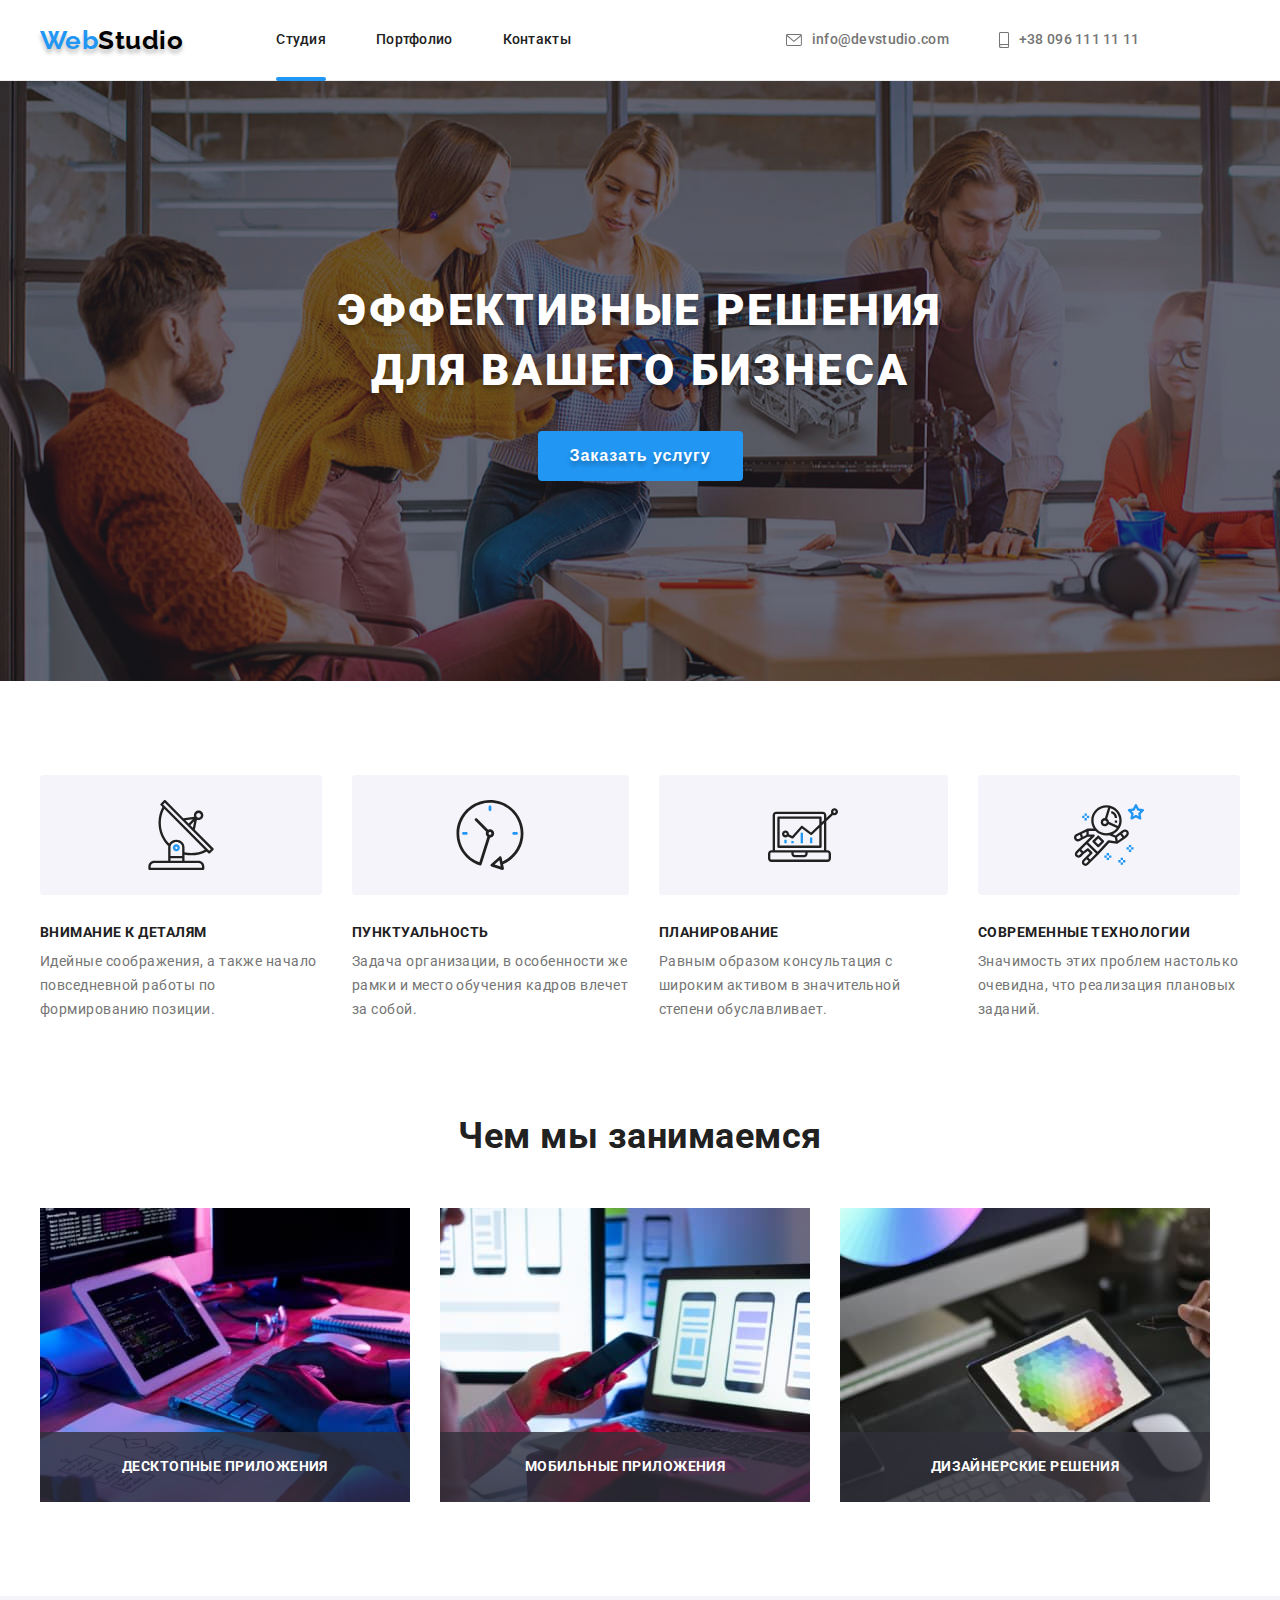
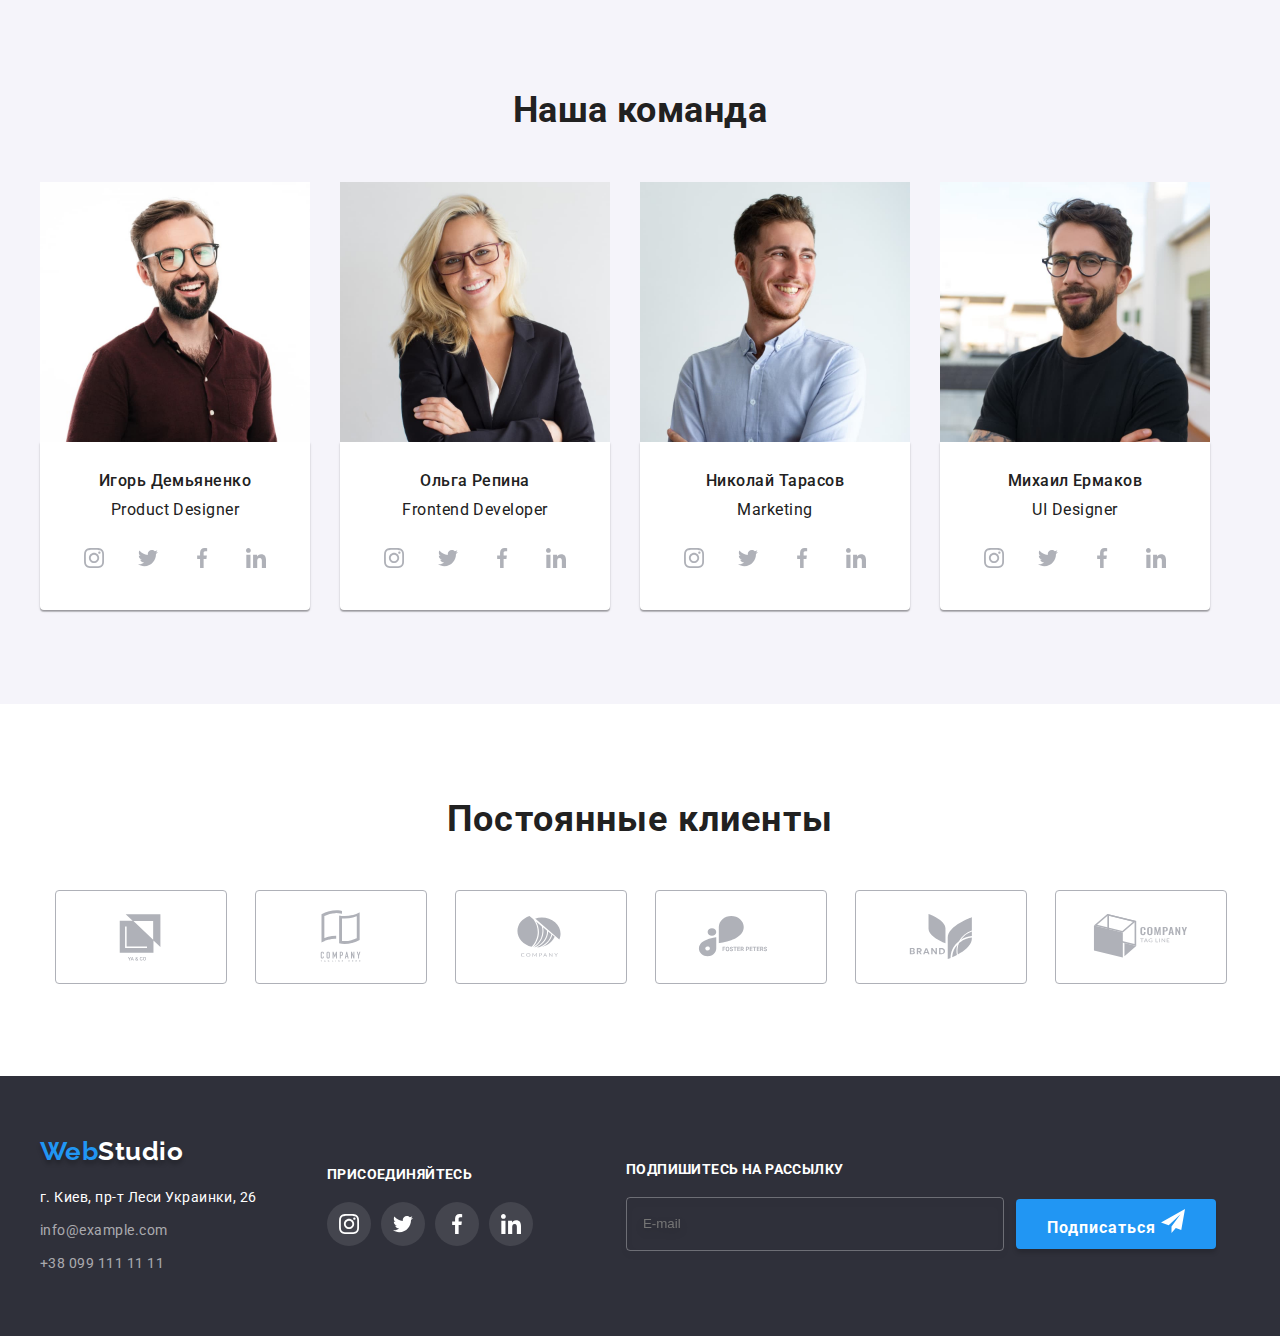
<file: index.html>
<!DOCTYPE html>
<html lang="ru">
<head>
    <meta charset="UTF-8">
    <meta http-equiv="X-UA-Compatible" content="IE=edge">
    <meta name="viewport" content="width=device-width, initial-scale=1.0">
    <title>Webstudio</title>
    <link rel="preconnect" href="https://fonts.googleapis.com">
    <link rel="preconnect" href="https://fonts.gstatic.com" crossorigin>
    <link href="https://fonts.googleapis.com/css2?family=Raleway:wght@700&family=Roboto:wght@400;500;700;900&display=swap" rel="stylesheet">
   
    <link rel="stylesheet" href="https://cdnjs.cloudflare.com/ajax/libs/modern-normalize/1.1.0/modern-normalize.min.css" integrity="sha512-wpPYUAdjBVSE4KJnH1VR1HeZfpl1ub8YT/NKx4PuQ5NmX2tKuGu6U/JRp5y+Y8XG2tV+wKQpNHVUX03MfMFn9Q==" crossorigin="anonymous" referrerpolicy="no-referrer" />
    <link rel="stylesheet" href="./css/styles.css" />
    <link rel="stylesheet" href="./css/main.min.css" />


</head>

<body>
    <!-- HEADER-->
<header class="header">
    <div class="container main"> 
    <nav class="header__nav"> 
        <a class="header__link link" lang="en" href=""><span class="logo-web">Web</span>Studio</a>
          <ul class="header__nav-list list"> 
                <li class="header__item"><a class="header__item-link current link" href="">Студия</a></li>
                <li  class="header__item"><a class="header__item-link link" href="./portfolio.html" >Портфолио</a></li> 
                <li  class="header__item"><a class="header__item-link link" href="" >Контакты</a></li>
            </ul>
     </nav>    
          <ul class="contacts__auto-nav list"> 
            <li class="contacts__item">
                <a class="contacts__auto-nav-item link" href="mailto:info@devstudio.com">
                  <svg class="contacts__contacts-icon" width="16" height="12"> 
                    <use href="./images/symbol-defs.svg#icon-envelope"></use>
                </svg> 
                info@devstudio.com</a>
            </li>

            <li class="contacts__item">
                <a class="contacts__auto-nav-item link" href="tel:+380961111111">
                 <svg class="contacts__contacts-icon" width="10" height="16"> 
                    <use href="./images/symbol-defs.svg#icon-smartphone"> </use>
                </svg> 
                +38 096 111 11 11</a>
            </li>
          </ul>
        </div>
</header>
   
 <main>
    <!-- HERO-->
        <section class="hero"> 
            <h1 class="hero__title">Эффективные решения <br>для вашего бизнеса</h1>
            <button  class="hero__button link" type="button" data-modal-open>Заказать услугу</button>
        </section>

           <!-- modal window -->
        <div class="backdrop is-hidden" data-modal> 
            <div class="modal">
            <button type="button" class="close" data-modal-close> 
                <svg class="icon-close" width="18" height="18"> 
                    <use href="./images/symbol-defs.svg#icon-close"></use>
                </svg>
            </button>  

            <form  class="form">
               <p class="form__title"> Оставьте свои данные, мы вам перезвоним</p>
                <label class="form__name"> Имя
                    <span class="form__area">  
                        <input type="text" name="username" class="form__input" required>              
                           <svg class="form__icon" width="18" height="18">
                          <use href="./images/symbol-defs.svg#icon-person"></use>
                        </svg>
                    </span>
            </label>

                <label class="form__name"> Телефон
                    <span class="form__area"> 
                     <input type="tel" name="tel" class="form__input" required>
                       <svg class="form__icon" width="18" height="18">
                    <use href="./images/symbol-defs.svg#icon-phone"></use>
                </svg>
            </span>
             </label>

                <label class="form__name"> Почта
                    <span class="form__area"> 
                      <input type="email" name="email" class="form__input" required> 
                       <svg class="form__icon" width="18" height="18">
                      <use href="./images/symbol-defs.svg#icon-email"></use>
                </svg>
            </span>
            </label>

                <label class="form__name"> Комментарий
                    <span class="form__area"> 
                <textarea name="comment" rows="10" class="form__text" placeholder="Введите текст"></textarea>
            </span>
        </label>

        <input  class="form__checkbox" id="check" type="checkbox"  name="policy" > 
        <label for="check" class="form__check-label"> 
              <span class="form__check-icon"> 
                <svg class="" width="16" height="15"> 
                   <use href="./images/symbol-defs.svg#icon-tick"></use>
              </svg>
        </span>
            <span class="form__check-text">Соглашаюсь с рассылкой и принимаю <a class="form__conditions" href="">Условия договора</a> </span>
        </label>

                <button class="form__button" type="submit">Отправить</button>
            </form>
            </div> 
        </div>
  

        <!--Features-->
    <section class="features">
        <div class="container details"> 
        <h2 hidden> Детали работ</h2>
    <ul class="features__list list"> 
        <li class="features__icon-animations"> 
            <div class="features__icon-class"> 
            <svg class="features__icon" width="70" height="70"> 
                <use href="./images/symbol-defs.svg#icon-antenna"> </use>
            </svg>
        </div>
            <h3 class="features__title">ВНИМАНИЕ К ДЕТАЛЯМ</h3>
            <p class="features__text">Идейные соображения, а также начало повседневной работы по формированию позиции.</p>
        </li>
        <li class="features__icon-animations"> 
            <div class="features__icon-class"> 
            <svg class="features__icon" width="70" height="70"> 
                <use href="./images/symbol-defs.svg#icon-clock"> </use>
            </svg>
        </div>
        
            <h3 class="features__title">ПУНКТУАЛЬНОСТЬ</h3>
            <p class="features__text">Задача организации, в особенности же рамки и место обучения кадров влечет за собой.</p>
        </li>
        <li class="features__icon-animations"> 
            <div class="features__icon-class"> 
            <svg class="features__icon" width="70" height="70"> 
                <use href="./images/symbol-defs.svg#icon-diagram"> </use>
            </svg>
        </div>
  
            <h3 class="features__title">ПЛАНИРОВАНИЕ</h3>
            <p class="features__text">Равным образом консультация с широким активом в значительной степени обуславливает. </p>
        </li>
        <li class="features__icon-animations">
            <div class="features__icon-class"> 
            <svg class="features__icon" width="70" height="70"> 
                <use href="./images/symbol-defs.svg#icon-astronaut"> </use>
            </svg>
        </div>
            <h3 class="features__title">СОВРЕМЕННЫЕ ТЕХНОЛОГИИ</h3>
            <p class="features__text">Значимость этих проблем настолько очевидна, что реализация плановых заданий.</p>
         </li>
    </ul>
        </div>
    </section>

    <section class="work"> 
        <div class="container"> 
        <h2 class="work__title">Чем мы занимаемся</h2>
        <ul class="work__list list"> 
            <li class="work__picture"> <img src="./img/1.jpg" alt="box1" width="370" height="294">
            <h3 class="work__text"> Десктопные приложения</h3>
        </li>
            <li class="work__picture"> <img src="./img/2.jpg" alt="box2" width="370" height="294">
            <h3 class="work__text"> Мобильные приложения</h3>
        </li>
            <li class="work__picture"> <img src="./img/3.jpg" alt="box3" width="370" height="294">
              <h3 class="work__text">Дизайнерские решения</h3>
         </li>
        </ul>
         </div>
     </section>

     <section class="team">
        <div class="container "> 
         <h2 class="team__title">Наша команда</h2>
        <ul class="team__list list">
            <li class="team__content"> 
                <img class="team__pic" src="./img/m1.jpg" alt="img1" width="270" height="260"> 
                <div class="team__inf"> 
                <h3 class="team__item">Игорь Демьяненко</h3>
                <p class="team__text" lang="en">Product Designer</p>

                <ul class="social list"> 
                    <li class="social__item">
                        <a href="" class="social__link link">
                        <svg class="social__icon" width="20" height="20"> 
                            <use href="./images/symbol-defs.svg#icon-instagram"> </use>
                        </svg>
                     </a>
                    </li>
                    <li class="social__item">
                        <a href="" class="social__link link">
                        <svg class="social__icon" width="20" height="20"> 
                            <use href="./images/symbol-defs.svg#icon-twitter"> </use>
                        </svg>
                     </a>
                    </li>
                    <li class="social__item">
                        <a href="" class="social__link link">
                        <svg class="social__icon" width="20" height="20"> 
                            <use href="./images/symbol-defs.svg#icon-facebook"> </use>
                        </svg>
                     </a>
                    </li>
                    <li class="social__item">
                        <a href="" class="social__link link">
                        <svg class="social__icon" width="20" height="20"> 
                            <use href="./images/symbol-defs.svg#icon-linkedin"> </use>
                        </svg>
                     </a>
                    </li>
                </ul>
                </div>
            </li>
            <li class="team__content">  
                <img class="team__pic" src="./img/m2.jpg" alt="img2" width="270" height="260"> 
                <div class="team__inf"> 
                <h3 class="team__item">Ольга Репина</h3>
                <p class="team__text" lang="en">Frontend Developer</p>

                <ul class="social list"> 
                    <li class="social__item">
                        <a href="" class="social__link link">
                        <svg class="social__icon" width="20" height="20"> 
                            <use href="./images/symbol-defs.svg#icon-instagram"> </use>
                        </svg>
                     </a>
                    </li>
                    <li class="social__item">
                        <a href="" class="social__link link">
                        <svg class="social__icon" width="20" height="20"> 
                            <use href="./images/symbol-defs.svg#icon-twitter"> </use>
                        </svg>
                     </a>
                    </li>
                    <li class="social__item">
                        <a href="" class="social__link link">
                        <svg class="social__icon" width="20" height="20"> 
                            <use href="./images/symbol-defs.svg#icon-facebook"> </use>
                        </svg>
                     </a>
                    </li>
                    <li class="social__item">
                        <a href="" class="social__link link">
                        <svg class="social__icon" width="20" height="20"> 
                            <use href="./images/symbol-defs.svg#icon-linkedin"> </use>
                        </svg>
                     </a>
                    </li>
                </ul>
                </div>
            </li>
            <li class="team__content"> 
                <img class="team__pic" src="./img/m3.jpg" alt="img3" width="270" height="260"> 
                <div class="team__inf"> 
                <h3 class="team__item">Николай Тарасов</h3> 
                 <p class="team__text" lang="en">Marketing</p>

                 <ul class="social list"> 
                    <li class="social__item">
                        <a href="" class="social__link link">
                        <svg class="social__icon" width="20" height="20"> 
                            <use href="./images/symbol-defs.svg#icon-instagram"> </use>
                        </svg>
                     </a>
                    </li>
                    <li class="social__item">
                        <a href="" class="social__link link">
                        <svg class="social__icon" width="20" height="20"> 
                            <use href="./images/symbol-defs.svg#icon-twitter"> </use>
                        </svg>
                     </a>
                    </li>
                    <li class="social__item">
                        <a href="" class="social__link link">
                        <svg class="social__icon" width="20" height="20"> 
                            <use href="./images/symbol-defs.svg#icon-facebook"> </use>
                        </svg>
                     </a>
                    </li>
                    <li class="social__item">
                        <a href="" class="social__link link">
                        <svg class="social__icon" width="20" height="20"> 
                            <use href="./images/symbol-defs.svg#icon-linkedin"> </use>
                        </svg>
                     </a>
                    </li>
                </ul>
                </div>
                </li>
            <li class="team__content"> 
                <img class="team__pic" src="./img/m4.jpg" alt="img4" width="270" height="260"> 
                <div class="team__inf"> 
                <h3 class="team__item">Михаил Ермаков</h3> 
                <p class="team__text" lang="en">UI Designer</p>

                <ul class="social list"> 
                    <li class="social__item">
                        <a href="" class="social__link link">
                        <svg class="social__icon" width="20" height="20"> 
                            <use href="./images/symbol-defs.svg#icon-instagram"> </use>
                        </svg>
                     </a>
                    </li>
                    <li class="social__item">
                        <a href="" class="social__link link">
                        <svg class="social__icon" width="20" height="20"> 
                            <use href="./images/symbol-defs.svg#icon-twitter"> </use>
                        </svg>
                     </a>
                    </li>
                    <li class="social__item">
                        <a href="" class="social__link link">
                        <svg class="social__icon" width="20" height="20"> 
                            <use href="./images/symbol-defs.svg#icon-facebook"> </use>
                        </svg>
                     </a>
                    </li>
                    <li class="social__item">
                        <a href="" class="social__link link">
                        <svg class="social__icon" width="20" height="20"> 
                            <use href="./images/symbol-defs.svg#icon-linkedin"> </use>
                        </svg>
                     </a>
                    </li>
                </ul>
                </div>
            </li>
        </ul>
        </div>
     </section>

       <!-- Clients-->
     <section class="clients__list ">  
           <h2 class="clients__title"> Постоянные клиенты</h2>
           <div class="clients__section "> 
            <ul class="clients list"> 
                <li class="clients__item">
                    <a href="" class="clients__link link">
                    <svg class="clients__icon" width="106" height="60"> 
                        <use href="./images/symbol-defs.svg#icon-Logo1"> </use>
                    </svg>
                 </a>
                </li>
                <li class="clients__item">
                    <a href="" class="clients__link link">
                    <svg class="clients__icon" width="106" height="60"> 
                        <use href="./images/symbol-defs.svg#icon-Logo2"> </use>
                    </svg>
                 </a>
                </li>
                <li class="clients__item">
                    <a href="" class="clients__link link">
                    <svg class="clients__icon" width="106" height="60"> 
                        <use href="./images/symbol-defs.svg#icon-Logo3"> </use>
                    </svg>
                 </a>
                </li>
                <li class="clients__item">
                    <a href="" class="clients__link link">
                    <svg class="clients__icon" width="106" height="60"> 
                        <use href="./images/symbol-defs.svg#icon-Logo4"> </use>
                    </svg>
                 </a>
                </li>
                <li class="clients__item">
                    <a href="" class="clients__link link">
                    <svg class="clients__icon" width="106" height="60"> 
                        <use href="./images/symbol-defs.svg#icon-Logo5"> </use>
                    </svg>
                 </a>
                </li>
                <li class="clients__item">
                    <a href="" class="clients__link link">
                    <svg class="clients__icon" width="106" height="60"> 
                        <use href="./images/symbol-defs.svg#icon-Logo6"> </use>
                    </svg>
                 </a>
                </li>
            </ul>

        </div>
     </section>
</main>

    <!-- FOOTER-->
<footer class="footer__section"> 
    <div class="footer container"> 
    <div class="footer__logo "> 
    <a class="footer__link link" lang="en" href=""><span class="logo-web">Web</span>Studio</a>
    <address class="footer__address-list" > 
    <ul class="footer__list-contacts list">
        <li class="footer__address">г. Киев, пр-т Леси Украинки, 26</li>
        <li class="footer__mail"><a class="footer__contacts link" href="mailto:info@example.com">info@example.com</a></li>
        <li><a class="footer__contacts link" href="tel:+380991111111">+38 099 111 11 11</a></li>
    </ul>
</address>
    </div>
    <div class="join__socials "> 
        <h3 class="join__title">присоединяйтесь</h3>
        <ul class="join list "> 
            <li class="join__item">
                <a href="" class="join__link link">
                <svg class="join__icon" width="20" height="20"> 
                    <use href="./images/symbol-defs.svg#icon-instagram"> </use>
                </svg>
             </a>
            </li>
            <li class="join__item">
                <a href="" class="join__link link">
                <svg class="join__icon" width="20" height="20"> 
                    <use href="./images/symbol-defs.svg#icon-twitter"> </use>
                </svg>
             </a>
            </li>
            <li class="join__item">
                <a href="" class="join__link link">
                <svg class="join__icon" width="20" height="20"> 
                    <use href="./images/symbol-defs.svg#icon-facebook"> </use>
                </svg>
             </a>
            </li>
            <li class="join__item">
                <a href="" class="join__link link">
                <svg class="join__icon" width="20" height="20"> 
                    <use href="./images/symbol-defs.svg#icon-linkedin"> </use>
                </svg>
             </a>
            </li>
            </ul>
    </div> 
    <form class="">
        <p class="mailing__form-title"> Подпишитесь на рассылку</p>
        <div class="mailing"> 
        <input class="mailing__subscribe-place" type="email" name="email" placeholder="E-mail" >
        <button class="mailing__subscribe-button" type="submit"> Подписаться
            <svg class="mailing__button-icon" width="24" height="24"> 
                <use href="./images/symbol-defs.svg#icon-plane"> </use>
            </svg>
            </button>
        </div>
    </form>
</div>
</footer>
<script src="./js/modal.js"></script>
</body>
</html>
</file>
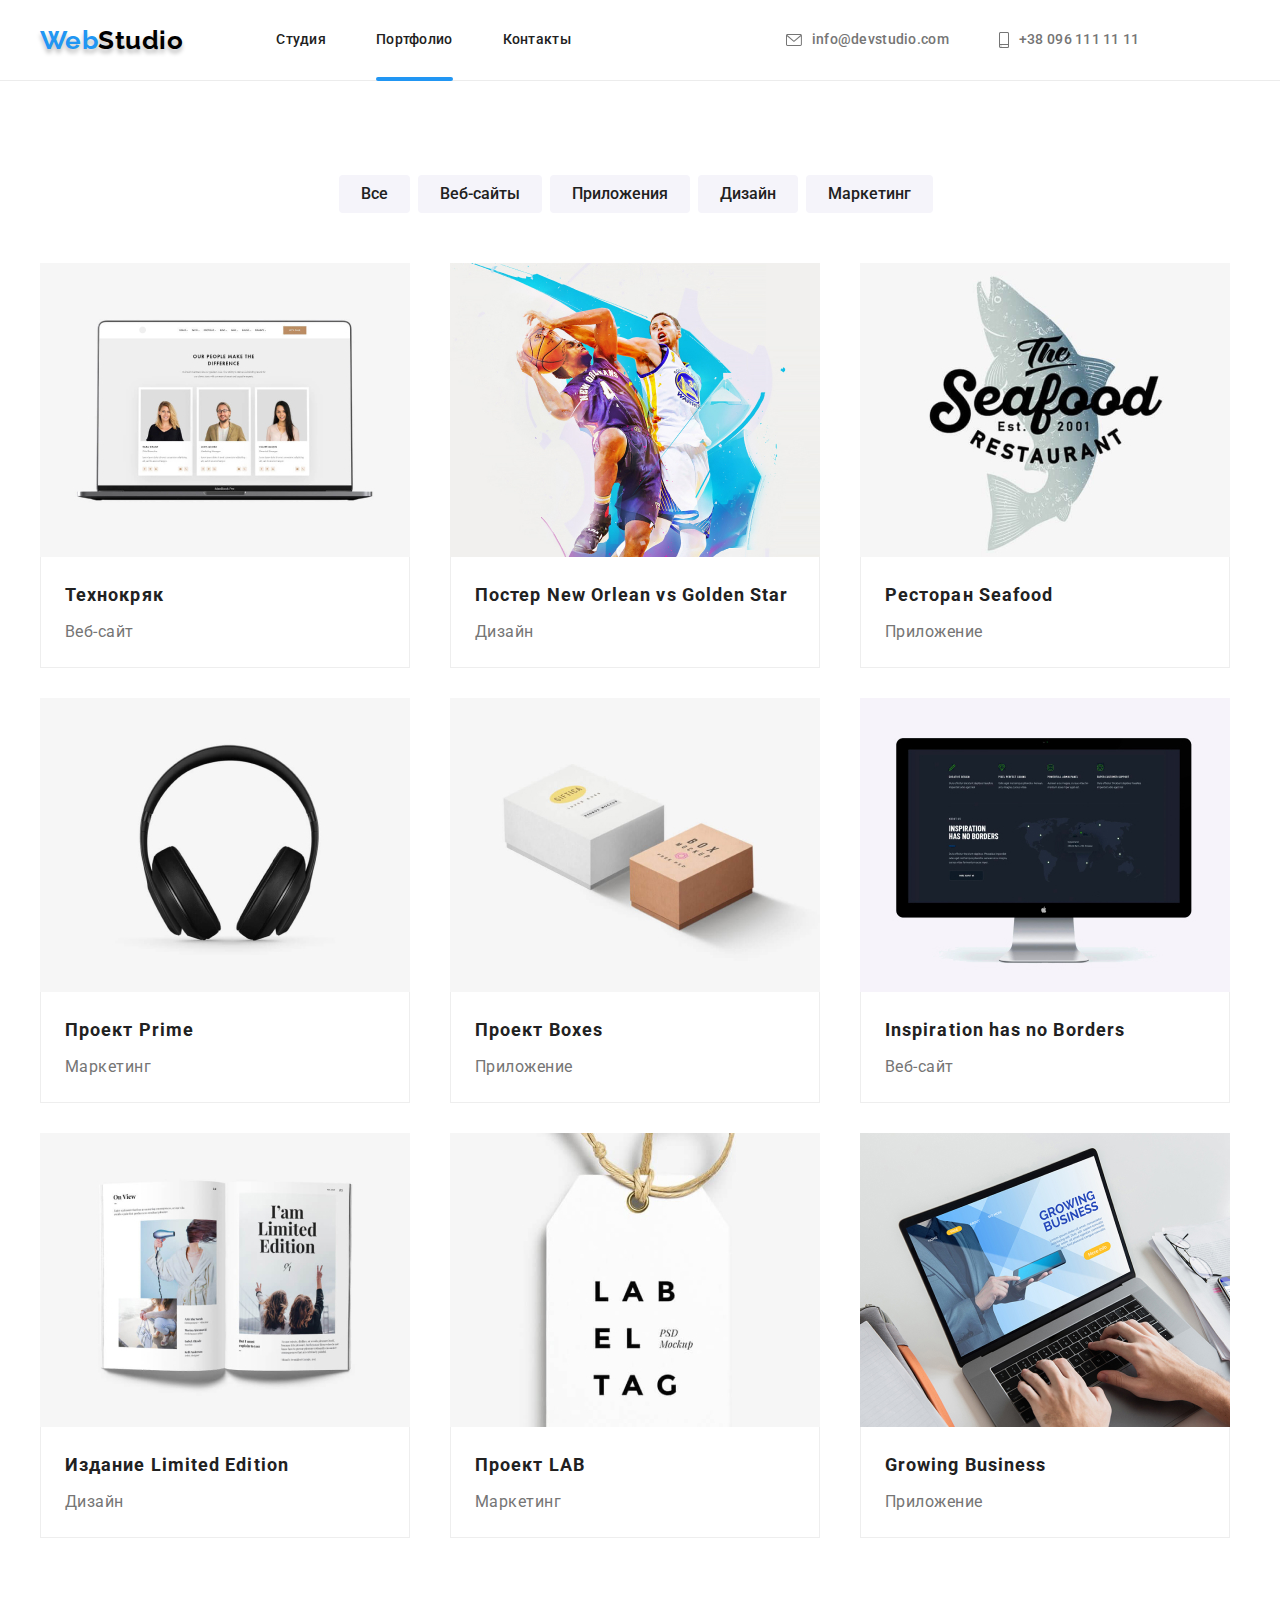
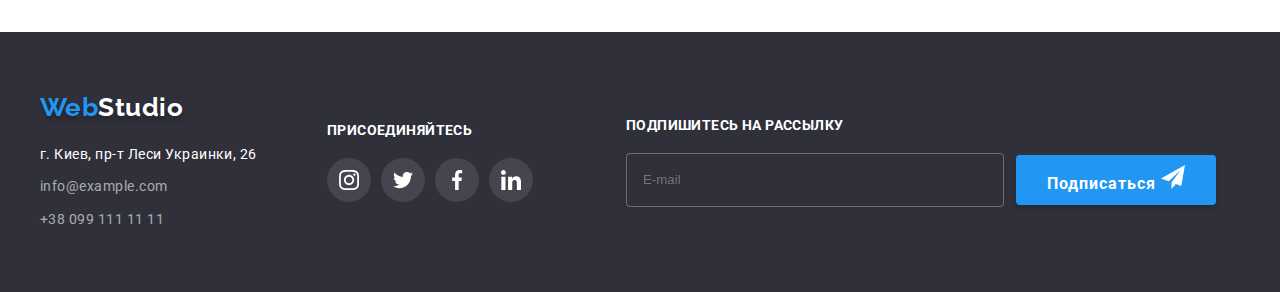
<file: portfolio.html>
<!DOCTYPE html>
<html lang="ru">
<head>
    <meta charset="UTF-8">
    <meta http-equiv="X-UA-Compatible" content="IE=edge">
    <meta name="viewport" content="width=device-width, initial-scale=1.0">
    <title>Webstudio</title>
    <link rel="preconnect" href="https://fonts.googleapis.com">
    <link rel="preconnect" href="https://fonts.gstatic.com" crossorigin>
    <link href="https://fonts.googleapis.com/css2?family=Raleway:wght@700&family=Roboto:wght@400;500;700;900&display=swap" rel="stylesheet">
    <link rel="stylesheet" href="https://cdnjs.cloudflare.com/ajax/libs/modern-normalize/1.1.0/modern-normalize.min.css" integrity="sha512-wpPYUAdjBVSE4KJnH1VR1HeZfpl1ub8YT/NKx4PuQ5NmX2tKuGu6U/JRp5y+Y8XG2tV+wKQpNHVUX03MfMFn9Q==" crossorigin="anonymous" referrerpolicy="no-referrer" />
    <link rel="stylesheet" href="./css/styles.css" />
        <link rel="stylesheet" href="./css/main.min.css" />


</head>
<body>
    <!--- header--->
<header class="header">
    <div class="container main">
        <nav class="header__nav">
            <a class="header__link link" lang="en" href=""><span class="logo-web">Web</span>Studio</a>
            <ul class="header__nav-list list">
                <li class="header__item"><a class="header__item-link  link" href="./index.html">Студия</a></li>
                <li class="header__item"><a class="header__item-link current link" href="">Портфолио</a></li>
                <li class="header__item"><a class="header__item-link link" href="">Контакты</a></li>
            </ul>
        </nav>
        <ul class="contacts__auto-nav list">
            <li class="contacts__item">
                <a class="contacts__auto-nav-item link" href="mailto:info@devstudio.com">
                    <svg class="contacts__contacts-icon" width="16" height="12">
                        <use href="./images/symbol-defs.svg#icon-envelope"></use>
                    </svg>
                    info@devstudio.com</a>
            </li>

            <li class="contacts__item">
                <a class="contacts__auto-nav-item link" href="tel:+380961111111">
                    <svg class="contacts__contacts-icon" width="10" height="16">
                        <use href="./images/symbol-defs.svg#icon-smartphone"> </use>
                    </svg>
                    +38 096 111 11 11</a>
            </li>
        </ul>
    </div>
</header>

    <!--- portfolio--->
<main>
    <section class="portfolio"> 
        <div class="container "> 
        <h1 hidden>Портфолио</h1>
        <ul class="portfolio-list  list"> 
            <li><button class="portfolio-button link" type="button">Все </button></li>
            <li><button class="portfolio-button link" type="button">Веб-сайты</button> </li>   
            <li><button class="portfolio-button link" type="button">Приложения</button> </li> 
            <li><button class="portfolio-button link" type="button">Дизайн</button> </li> 
            <li><button class="portfolio-button link" type="button">Маркетинг</button> </li> 
        </ul>
        <ul class="portfolio-img list">
            <li class="gallery-pic">
                <div class="overlay-text"> 
                 <img  src="./images/img.jpg" alt="Ноутбук" width="370" height="294"> 
                 <p class="picture-text"> Технокряк это современная площадка распространения коронавируса. Компании используют эту платформу для цифрового шпионажа и атак на защищённые сервера конкурентов.</p>
                </div>
                 <div class="gallery-content">  
                <h2 class="portfolio-item">Технокряк</h2>
                <p class="portfolio-text"> Веб-сайт</p>
            </div>
            </li>
            
            <li class="gallery-pic"> 
                <div class="overlay-text"> 
                <img  src="./images/img (1).jpg" alt="Баскетбол" width="370" height="294" > 
                <p class="picture-text"> Технокряк это современная площадка распространения коронавируса. Компании используют эту платформу для цифрового шпионажа и атак на защищённые сервера конкурентов.</p>
            </div>
                <div class="gallery-content"> 
                <h2 class="portfolio-item">Постер New Orlean vs Golden Star</h2>
                <p class="portfolio-text"> Дизайн</p>
            </div>

            </li>
            <li class="gallery-pic"> 
                <div class="overlay-text"> 
                <img  src="./images/img (2).jpg" alt="Лого ресторану" width="370" height="294" > 
                <p class="picture-text"> Технокряк это современная площадка распространения коронавируса. Компании используют эту платформу для цифрового шпионажа и атак на защищённые сервера конкурентов.</p>
            </div> 
                <div class="gallery-content"> 
                <h2 class="portfolio-item">Ресторан Seafood</h2>
                <p class="portfolio-text"> Приложение</p>
            </div>

            </li>
            <li class="gallery-pic"> 
                <div class="overlay-text"> 
                <img  src="./images/img (3).jpg" alt="Наушники" width="370" height="294" > 
                <p class="picture-text"> Технокряк это современная площадка распространения коронавируса. Компании используют эту платформу для цифрового шпионажа и атак на защищённые сервера конкурентов.</p> 
            </div>
                <div class="gallery-content"> 
                <h2 class="portfolio-item">Проект Prime</h2>
                <p class="portfolio-text"> Маркетинг</p>
            </div>

            </li>
            <li class="gallery-pic"> 
                <div class="overlay-text"> 
                <img  src="./images/img (4).jpg" alt="Боксы" width="370" height="294" > 
                <p class="picture-text"> Технокряк это современная площадка распространения коронавируса. Компании используют эту платформу для цифрового шпионажа и атак на защищённые сервера конкурентов.</p> 
            </div>
                <div class="gallery-content"> 
                <h2 class="portfolio-item">Проект Boxes</h2>
                <p class="portfolio-text"> Приложение</p>
            </div>
            </li>

            <li class="gallery-pic"> 
                <div class="overlay-text">  
                <img  src="./images/img (5).jpg" alt="компьютер" width="370" height="294" >
                <p class="picture-text"> Технокряк это современная площадка распространения коронавируса. Компании используют эту платформу для цифрового шпионажа и атак на защищённые сервера конкурентов.</p>
            </div>
                <div class="gallery-content"> 
                <h2 class="portfolio-item" lang="en">Inspiration has no Borders</h2>
                <p class="portfolio-text"> Веб-сайт</p>
            </div>

            </li>
            <li class="gallery-pic"> 
                <div class="overlay-text"> 
                <img  src="./images/img (6).jpg" alt="Книга" width="370" height="294" >
                <p class="picture-text"> Технокряк это современная площадка распространения коронавируса. Компании используют эту платформу для цифрового шпионажа и атак на защищённые сервера конкурентов.</p>
            </div>
                <div class="gallery-content"> 
                <h2 class="portfolio-item">Издание Limited Edition</h2>
                <p class="portfolio-text"> Дизайн</p>
            </div>

            </li>
            <li class="gallery-pic"> 
                <div class="overlay-text"> 
                <img  src="./images/img (7).jpg" alt="Ярлык" width="370" height="294" > 
                <p class="picture-text"> Технокряк это современная площадка распространения коронавируса. Компании используют эту платформу для цифрового шпионажа и атак на защищённые сервера конкурентов.</p>
            </div>
                <div class="gallery-content"> 
                <h2 class="portfolio-item">Проект LAB</h2>
                <p class="portfolio-text"> Маркетинг</p>
            </div>

            </li>
            <li class="gallery-pic"> 
                <div class="overlay-text"> 
                <img  src="./images/img (8).jpg" alt="Веб-сайт" width="370" height="294" > 
                <p class="picture-text"> Технокряк это современная площадка распространения коронавируса. Компании используют эту платформу для цифрового шпионажа и атак на защищённые сервера конкурентов.</p>
            </div>
                <div class="gallery-content"> 
                <h2 class="portfolio-item">Growing Business</h2>
                <p class="portfolio-text"> Приложение</p>
                </div>
            </li>
        </ul>
        </div>

    </section>
</main>

    <!-- footer-->
    <footer class="footer__section">
        <div class="footer container">
            <div class="footer__logo ">
                <a class="footer__link link" lang="en" href=""><span class="logo-web">Web</span>Studio</a>
                <address class="footer__address-list">
                    <ul class="footer__list-contacts list">
                        <li class="footer__address">г. Киев, пр-т Леси Украинки, 26</li>
                        <li class="footer__mail"><a class="footer__contacts link"
                                href="mailto:info@example.com">info@example.com</a></li>
                        <li><a class="footer__contacts link" href="tel:+380991111111">+38 099 111 11 11</a></li>
                    </ul>
                </address>
            </div>
            <div class="join__socials ">
                <h3 class="join__title">присоединяйтесь</h3>
                <ul class="join list ">
                    <li class="join__item">
                        <a href="" class="join__link link">
                            <svg class="join__icon" width="20" height="20">
                                <use href="./images/symbol-defs.svg#icon-instagram"> </use>
                            </svg>
                        </a>
                    </li>
                    <li class="join__item">
                        <a href="" class="join__link link">
                            <svg class="join__icon" width="20" height="20">
                                <use href="./images/symbol-defs.svg#icon-twitter"> </use>
                            </svg>
                        </a>
                    </li>
                    <li class="join__item">
                        <a href="" class="join__link link">
                            <svg class="join__icon" width="20" height="20">
                                <use href="./images/symbol-defs.svg#icon-facebook"> </use>
                            </svg>
                        </a>
                    </li>
                    <li class="join__item">
                        <a href="" class="join__link link">
                            <svg class="join__icon" width="20" height="20">
                                <use href="./images/symbol-defs.svg#icon-linkedin"> </use>
                            </svg>
                        </a>
                    </li>
                </ul>
            </div>
            <form class="">
                <p class="mailing__form-title"> Подпишитесь на рассылку</p>
                <div class="mailing">
                    <input class="mailing__subscribe-place" type="email" name="email" placeholder="E-mail">
                    <button class="mailing__subscribe-button" type="submit"> Подписаться
                        <svg class="mailing__button-icon" width="24" height="24">
                            <use href="./images/symbol-defs.svg#icon-plane"> </use>
                        </svg>
                    </button>
                </div>
            </form>
        </div>
    </footer>
</body>
</html>
</file>
<file: css/styles.css>
/* ---header---*/

/* ---hero---*/

/* ---Modal window---*/

/* ---features---*/

/* ---work and team---*/

/*---Team ---*/

/* ---- Clients---*/

/* ---footer---*/

/* Portfolio */
</file>
<file: css/main.min.css>
:root{--title-text-color: #212121;--primary-text-color: #757575;--secondary-text-color: #000000;--third-text-color: #ffffff;--accent-color: #2196f3}body{margin:0;background-color:#ffffff;font-family:"Roboto", sans-serif;letter-spacing:0.03em;color:var(--title-text-color)}p,h1,h2,h3,h4{margin-top:0;margin-bottom:0}ul{margin-top:0;margin-bottom:0;padding-left:0}img{display:block;width:auto}.link{text-decoration:none}.list{list-style:none}.visulally-hidden{position:absolute;width:1px;height:1px;margin:-1px;padding:0;overflow:hidden;bottom:0;clip:rect(0 0 0 0)}.container{width:1200px;padding-left:15px;padding-right:15px;margin:0 auto}.header{display:flex;align-items:center;border-bottom:1px solid #ececec}.header__nav{display:flex;align-items:center}.header__link{padding:0;font-family:"Raleway";font-weight:bold;font-size:26px;line-height:1.19;color:var(--secondary-text-color);text-shadow:0px 4px 4px rgba(0,0,0,0.25);margin-right:93px}.logo-web{color:var(--accent-color)}.main{display:flex;align-items:center}.header__nav-list{display:flex;margin-right:auto}.header__item{position:relative}.header__nav-list .current{color:var(--accent-color)}.header__item .current::after{content:"";position:absolute;bottom:-1px;width:100%;left:0;height:4px;background-color:var(--accent-color);border-radius:2px}.header__nav-list .link{display:block;padding-top:32px;padding-bottom:32px;font-style:400;font-weight:500;font-size:14px;line-height:1.14;letter-spacing:0.02em;color:var(--title-text-color)}.header__item-link{transition:color 250ms cubic-bezier(0.4, 0, 0.2, 1)}.header__item-link:hover,.header__item-link:focus{color:var(--accent-color)}.header__nav-list .header__item:not(:last-child){margin-right:50px}.contacts__auto-nav{display:flex;margin-left:215px}.contacts__auto-nav .contacts__item+.contacts__item{margin-left:50px}.contacts__auto-nav-item{transition:color 250ms cubic-bezier(0.4, 0, 0.2, 1);display:flex;align-items:center;font-weight:500;font-size:14px;line-height:1.14;letter-spacing:0.02em;color:var(--primary-text-color)}.contacts__auto-nav-item:hover,.contacts__auto-nav-item:focus{color:var(--accent-color)}.contacts__contacts-icon{display:inline-block;margin-right:10px;fill:currentColor}.hero{background-color:#2f303a;padding-bottom:200px;padding-top:200px;flex-grow:1;background-image:linear-gradient(rgba(47,48,58,0.4), rgba(47,48,58,0.4)),url(../images/heroimg.jpg)}.hero .link:hover,.hero .link:focus{background-color:#188ce8;box-shadow:0px 4px 4px rgba(0,0,0,0.15)}.hero__title{margin-bottom:30px;font-weight:900;font-size:44px;line-height:1.36;text-align:center;letter-spacing:0.06em;text-transform:uppercase;text-shadow:0px 4px 4px rgba(0,0,0,0.25);color:var(--third-text-color)}.hero__button{display:flex;margin:auto;border-radius:4px;padding:10px 32px;border:1px solid #000000;text-shadow:0px 4px 4px rgba(0,0,0,0.25);border:none;font-weight:700;font-size:16px;line-height:1.87;display:flex;align-items:center;text-align:center;letter-spacing:0.06em;color:var(--third-text-color);background-color:var(--accent-color);cursor:pointer}.hero .link{transition:box-shadow 250ms cubic-bezier(0.4, 0, 0.2, 1),background-color 250ms cubic-bezier(0.4, 0, 0.2, 1)}.backdrop{position:fixed;top:0;left:0;width:100%;height:100%;background:rgba(0,0,0,0.2);opacity:1;transition:opacity 250ms cubic-bezier(0.4, 0, 0.2, 1),visibility 250ms cubic-bezier(0.4, 0, 0.2, 1)}.backdrop.is-hidden{opacity:0;pointer-events:none;visibility:hidden}.modal{position:absolute;top:50%;left:50%;transform:translate(-50%, -50%);width:528px;height:581px;padding:40px;background:#ffffff;box-shadow:0px 1px 3px rgba(0,0,0,0.12),0px 1px 1px rgba(0,0,0,0.14),0px 2px 1px rgba(0,0,0,0.2);border-radius:4px}.close{cursor:pointer;background-color:#ffffff;width:30px;height:30px;position:absolute;top:8px;right:8px;display:flex;align-items:center;justify-content:center;border-radius:50%;border:1px solid rgba(0,0,0,0.1)}.icon-close{fill:#000000;transition:fill 250ms cubic-bezier(0.4, 0, 0.2, 1)}.icon-close:hover,.icon-close:focus{fill:var(--accent-color)}.form{width:448px;min-height:342px}.form__title{font-family:Roboto;font-style:normal;font-weight:bold;font-size:20px;line-height:23px;text-align:center;letter-spacing:0.03em;color:#212121;margin-bottom:12px}.form__name{font-family:Roboto;font-style:normal;font-weight:normal;font-size:12px;line-height:1.16;letter-spacing:0.01em;display:block;color:#757575}.form__area{position:relative;width:100%;margin:0 auto}.form__area:focus-within{border-color:var(--accent-color)}.form__icon{position:absolute;top:50%;left:15px;transform:translateY(-50%);transition:fill 250ms cubic-bezier(0.4, 0, 0.2, 1)}.form__input:focus+.form__icon{fill:var(--accent-color)}.form__input{width:100%;height:40px;border:1px solid rgba(33,33,33,0.2);box-sizing:border-box;border-radius:4px;margin-top:4px;margin-bottom:10px;padding:14px 15px;padding-left:42px;cursor:pointer;outline:transparent;transition:border-color 250ms cubic-bezier(0.4, 0, 0.2, 1),fill 250ms cubic-bezier(0.4, 0, 0.2, 1)}.form__input:focus{border-color:var(--accent-color)}.form__text{width:448px;height:120px;resize:none;padding:12px 16px;margin-top:4px;outline:transparent;border:1px solid rgba(33,33,33,0.2);box-sizing:border-box;border-radius:4px;transition:border-color 250ms cubic-bezier(0.4, 0, 0.2, 1)}.form__text:focus{border-color:var(--accent-color)}.form__check-text{display:inline-block;font-family:Roboto;font-style:normal;font-weight:normal;font-size:14px;line-height:1.71;color:#757575;margin-top:20px}.form__checkbox{appearance:none}.form__checkbox:focus{border:transparent}.form__checkbox:checked+.form__check-label>.form__check-icon{background-color:var(--accent-color);border:transparent}.form__check-icon{display:flex;align-items:center;justify-content:center;width:16px;height:15px;display:flex;border-radius:2px;border:2px solid var(--secondary-text-color);margin-right:7px;margin-top:20px}.form__check-label{display:flex;align-items:center}.form__conditions{color:var(--accent-color)}.form__button{margin:auto;margin-top:30px;padding:10px 55px;border:none;font-weight:700;font-size:16px;line-height:1.87;display:flex;align-items:center;text-align:center;letter-spacing:0.06em;color:var(--third-text-color);background-color:var(--accent-color);box-shadow:0px 4px 4px rgba(0,0,0,0.15);border-radius:4px;cursor:pointer;transition:background-color 250ms cubic-bezier(0.4, 0, 0.2, 1)}.form__button:hover,.form__button:focus{background-color:#188ce8}.details{display:flex}.features{display:flex;padding-top:94px;padding-bottom:94px}.features__title{display:flex;margin-top:30px;margin-bottom:10px;font-weight:700;font-size:14px;line-height:1.14;text-transform:uppercase;color:var(--title-text-color)}.features__text{display:flex;margin-right:30px;font-weight:normal;font-size:14px;line-height:1.71;color:var(--primary-text-color)}.features__icon-animations .features__text{width:100%}.features__list{display:flex}.features__icon-animations:not(:last-child){margin-right:30px}.features__icon-class{display:flex;background-color:#f5f4fa;align-items:center;justify-content:center;border-radius:4px;height:120px}.work{padding-bottom:94px}.work__list{display:flex}.work__list .work__picture:not(:last-child){margin-right:30px}.work__picture{position:relative}.work__text{position:absolute;bottom:0;min-width:370px;min-height:70px;display:flex;justify-content:center;align-items:center;font-weight:700;font-size:14px;line-height:1.14;text-align:center;letter-spacing:0.03em;text-transform:uppercase;background:rgba(47,48,58,0.8);color:var(--third-text-color)}.work__title{margin-bottom:50px;font-weight:bold;font-size:36px;line-height:1.16;text-align:center;color:var(--title-text-color)}.team{background-color:#f5f4fa;padding-top:94px;padding-bottom:94px}.team__title{margin-bottom:50px;font-weight:bold;font-size:36px;line-height:1.16;text-align:center;color:var(--title-text-color)}.team__list{display:flex;margin:0;margin-left:-30px}.team__inf{padding-top:30px;padding-bottom:30px;width:270px;background-color:var(--third-text-color);box-shadow:0px 1px 3px rgba(0,0,0,0.12),0px 1px 1px rgba(0,0,0,0.14),0px 2px 1px rgba(0,0,0,0.2);border-radius:0px 0px 4px 4px}.team__content{width:270px;margin-left:30px;margin-right:0}.team__list .team__pic:not(:last-child){margin-right:30px}.team__item{margin-bottom:10px;font-weight:500;font-size:16px;line-height:1.18;text-align:center;color:var(--title-text-color)}.team__text{margin-bottom:16px;font-weight:normal;font-size:16px;line-height:1.18;text-align:center}.social{display:flex;justify-content:center}.social__item{width:44px;height:44px}.social__item:not(:last-child){margin-right:10px}.social__icon{fill:#afb1b8;transition:fill 250ms cubic-bezier(0.4, 0, 0.2, 1),background-color 250ms cubic-bezier(0.4, 0, 0.2, 1)}.social__link:hover .social__icon,.social__link:focus .social__icon{fill:var(--third-text-color)}.social__link{transition:fill 250ms cubic-bezier(0.4, 0, 0.2, 1),background-color 250ms cubic-bezier(0.4, 0, 0.2, 1);width:100%;height:100%;display:flex;align-items:center;justify-content:center;border-radius:50%;background-color:#ffffff}.social__link:hover,.social__link:focus{background-color:var(--accent-color)}.clients__list{padding-top:94px;padding-bottom:94px}.clients{display:flex;justify-content:center}.clients__title{margin-bottom:50px;font-weight:700;font-size:36px;line-height:42px;text-align:center;letter-spacing:0.03em;color:#212121}.clients__item{width:170px;height:92px}.clients__item:not(:last-child){margin-right:30px}.clients__icon{fill:#afb1b8;transition:fill 250ms cubic-bezier(0.4, 0, 0.2, 1)}.clients__link:hover .clients__icon,.clients__link:focus .clients__icon{fill:var(--accent-color)}.clients__link{transition:fill 250ms cubic-bezier(0.4, 0, 0.2, 1),border-color 250ms cubic-bezier(0.4, 0, 0.2, 1);width:100%;height:100%;display:flex;border:1px solid #afb1b8;border-radius:4px;align-items:center;justify-content:center}.clients__link:hover,.clients__link:focus{border-color:var(--accent-color)}.footer__section{padding-top:60px;padding-bottom:60px;background-color:#2f303a}.footer{display:flex;align-items:center}.footer__logo{display:inline-block}.footer__link{padding:0;font-family:"Raleway";font-weight:bold;font-size:26px;line-height:1.19;color:var(--third-text-color);text-shadow:0px 4px 4px rgba(0,0,0,0.25)}.logo-web{color:var(--accent-color)}.footer__list-contacts{font-style:normal;display:inline-block}.footer__contacts{font-weight:normal;font-size:14px;line-height:1.71;color:rgba(255,255,255,0.6)}.footer__address{margin-top:20px;margin-bottom:9px;margin-right:70px;font-weight:normal;font-size:14px;line-height:1.71;color:var(--third-text-color)}.footer__mail{margin-bottom:9px}.join__socials{margin-right:93px}.join__socials .join__title{display:flex;margin-bottom:20px;font-weight:700;font-size:14px;line-height:16px;letter-spacing:0.03em;text-transform:uppercase;color:#ffffff}.join{display:flex;align-items:center}.join__item{width:44px;height:44px}.join__item:not(:last-child){margin-right:10px}.join__icon{fill:#ffffff;transition:fill 250ms cubic-bezier(0.4, 0, 0.2, 1),background-color 250ms cubic-bezier(0.4, 0, 0.2, 1)}.join__link:hover .join__icon,.join__link:focus .join__icon{cursor:pointer;fill:#ffffff}.join__link{transition:fill 250ms cubic-bezier(0.4, 0, 0.2, 1),background-color 250ms cubic-bezier(0.4, 0, 0.2, 1);width:100%;height:100%;display:flex;align-items:center;justify-content:center;border-radius:50%;background-color:rgba(255,255,255,0.1)}.join__link:hover,.join__link:focus{background-color:var(--accent-color)}.mailing__form-title{margin:0;font-family:Roboto;font-style:normal;font-weight:bold;font-size:14px;line-height:16px;letter-spacing:0.03em;text-transform:uppercase;color:#ffffff;margin-bottom:20px}.mailing{display:flex;align-items:center}.mailing__subscribe-place{width:358px;height:50px;margin-right:12px;border:1px solid rgba(255,255,255,0.3);background:transparent;filter:drop-shadow(0px 4px 4px rgba(0,0,0,0.15));border-radius:4px;color:rgba(255,255,255,0.6);padding-left:16px}.mailing__subscribe-button{width:200px;height:50px;background-color:var(--accent-color);box-shadow:0px 4px 4px rgba(0,0,0,0.15);border:none;border-radius:4px;font-family:Roboto;font-style:normal;font-weight:700;font-size:16px;line-height:1.87;letter-spacing:0.06em;color:#ffffff;padding:10px 29px;transition:background-color 250ms cubic-bezier(0.4, 0, 0.2, 1)}.mailing__subscribe-button:hover,.mailing__subscribe-button:focus{background-color:#188ce8}.portfolio{padding-bottom:94px;padding-top:94px;background:#ffffff}.portfolio-list{display:flex;margin-bottom:50px;justify-content:center}.portfolio-list .link:hover,.portfolio-list .link:focus{color:var(--third-text-color);background-color:var(--accent-color);box-shadow:0px 3px 1px rgba(0,0,0,0.1),0px 1px 2px rgba(0,0,0,0.08),0px 2px 2px rgba(0,0,0,0.12)}.portfolio-list .link{transition:color 250ms cubic-bezier(0.4, 0, 0.2, 1),background-color 250ms cubic-bezier(0.4, 0, 0.2, 1),box-shadow 250ms cubic-bezier(0.4, 0, 0.2, 1)}.portfolio-button{padding:6px 22px;margin-right:8px;font-family:"Roboto";font-weight:500;font-size:16px;line-height:1.62;text-align:center;color:var(--title-text-color);background-color:#f5f4fa;border-radius:4px;border:transparent;cursor:pointer}.overlay-text{position:relative;overflow:hidden;transition:transform 250ms cubic-bezier(0.4, 0, 0.2, 1)}.overlay-text::before{display:inline-block;position:absolute;content:"";width:100%;height:100%}.overlay-text:hover .picture-text{transform:translateY(0%)}.picture-text{position:absolute;top:0;left:0;height:100%;padding:63px 24px;font-size:18px;line-height:1.56;letter-spacing:0.03em;color:#ffffff;background-color:rgba(33,150,243,0.9);transition:transform 250ms cubic-bezier(0.4, 0, 0.2, 1);transform:translateY(100%);overflow:auto}.gallery-content{background-color:#ffffff;box-sizing:border-box;padding:20px 24px;border-bottom:1px solid #eeeeee;border-right:1px solid #eeeeee;border-left:1px solid #eeeeee;width:370px}.portfolio-img{transition:background-color 250ms cubic-bezier(0.4, 0, 0.2, 1),box-shadow 250ms cubic-bezier(0.4, 0, 0.2, 1);margin:0;display:flex;flex-wrap:wrap;margin-top:-30px;margin-left:-30px}.gallery-pic{transition:background-color 250ms cubic-bezier(0.4, 0, 0.2, 1),box-shadow 250ms cubic-bezier(0.4, 0, 0.2, 1);width:370px;margin-left:30px;margin-top:30px;flex-basis:calc(100% / 3 - 30px)}.portfolio-img .gallery-pic:hover,.portfolio-img .gallery-pic:focus{background:#ffffff;box-shadow:0px 1px 1px rgba(0,0,0,0.12),0px 4px 4px rgba(0,0,0,0.06),1px 4px 6px rgba(0,0,0,0.16)}.portfolio-item{margin-bottom:4px;font-weight:700;font-size:18px;line-height:2;letter-spacing:0.06em}.portfolio-text{font-weight:normal;font-size:16px;line-height:1.87;color:var(--primary-text-color)}
/*# sourceMappingURL=main.min.css.map */
</file>
